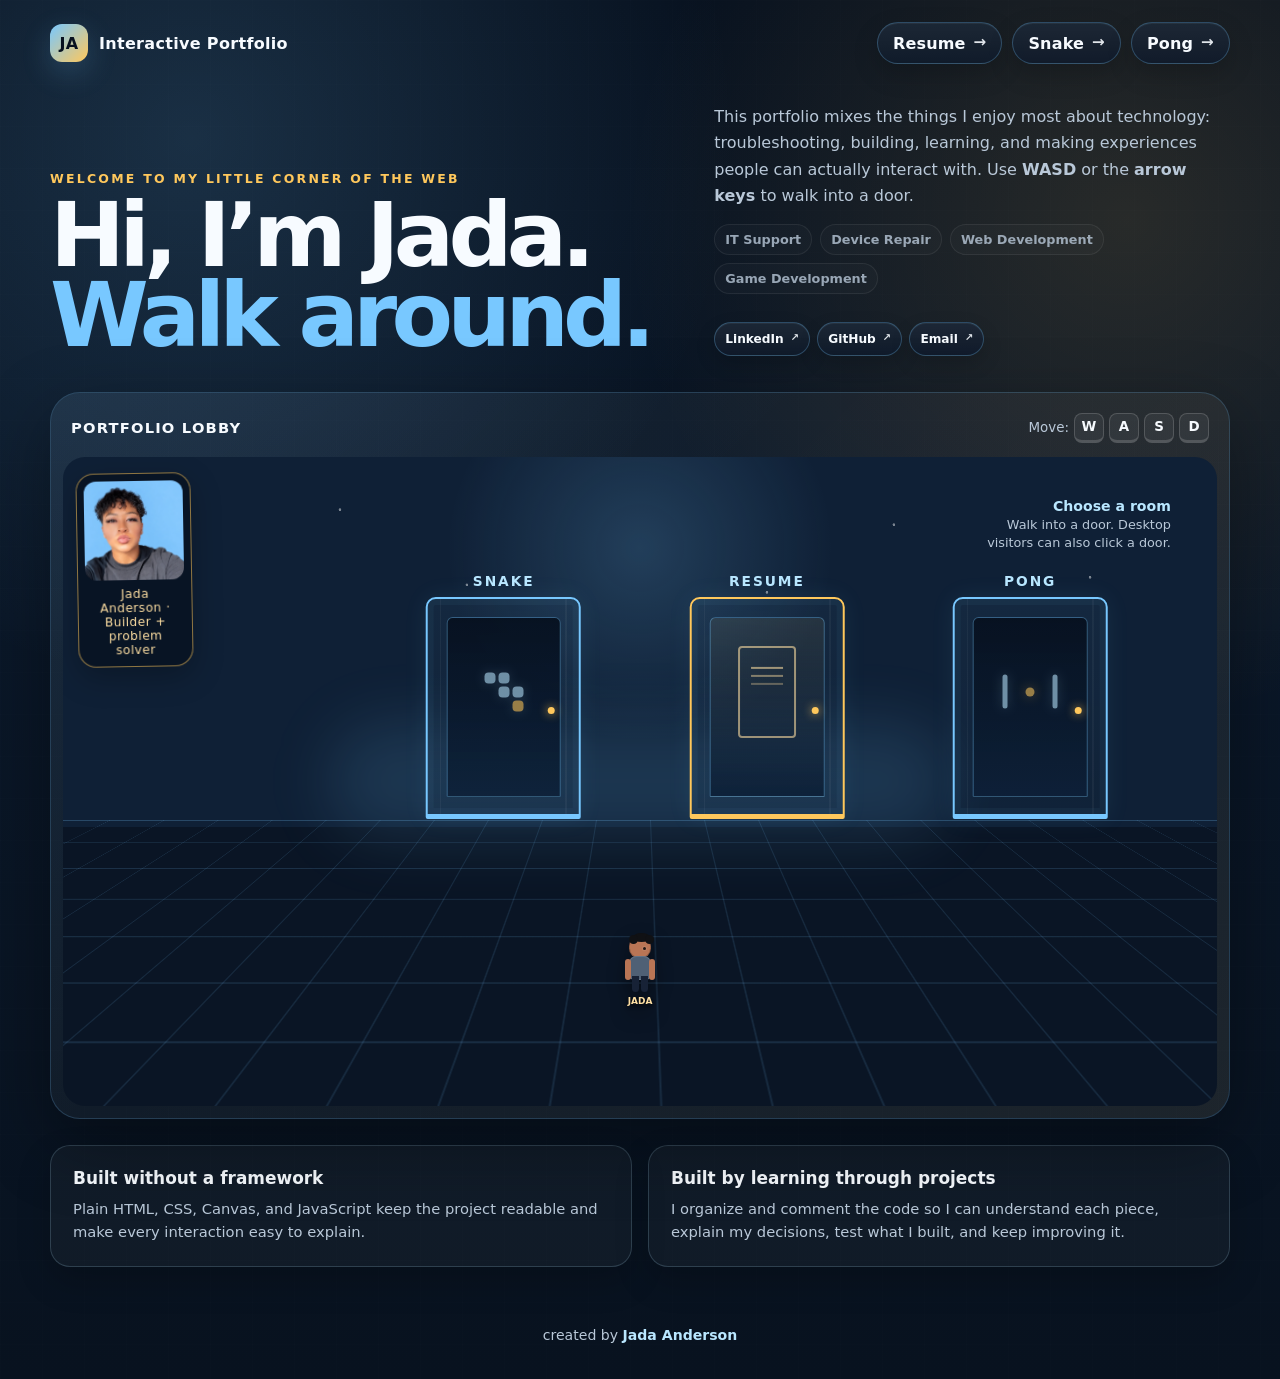
<file: index.html>
<!doctype html>
<html lang="en">
<head>
  <meta charset="utf-8" />
  <meta name="viewport" content="width=device-width, initial-scale=1" />
  <meta name="description" content="Jada Anderson's interactive portfolio featuring IT support, device repair, web development, a playable lobby, Snake, Pong, and a web resume." />
  <meta name="theme-color" content="#07111f" />
  <link rel="icon" href="assets/favicon.svg" type="image/svg+xml" />
  <link rel="icon" href="assets/favicon-32.png" sizes="32x32" type="image/png" />
  <link rel="apple-touch-icon" href="assets/apple-touch-icon.png" />
  <link rel="canonical" href="https://jadaanderson.dev/" />
  <meta property="og:type" content="website" />
  <meta property="og:title" content="Jada Anderson | Interactive Portfolio" />
  <meta property="og:description" content="Jada Anderson's interactive portfolio featuring IT support, device repair, web development, a playable lobby, Snake, Pong, and a web resume." />
  <meta property="og:url" content="https://jadaanderson.dev/" />
  <meta property="og:image" content="https://jadaanderson.dev/assets/social-preview.png" />
  <meta property="og:image:width" content="1200" />
  <meta property="og:image:height" content="630" />
  <meta property="og:image:alt" content="Jada Anderson interactive portfolio preview" />
  <meta name="twitter:card" content="summary_large_image" />
  <meta name="twitter:title" content="Jada Anderson | Interactive Portfolio" />
  <meta name="twitter:description" content="Jada Anderson's interactive portfolio featuring IT support, device repair, web development, a playable lobby, Snake, Pong, and a web resume." />
  <meta name="twitter:image" content="https://jadaanderson.dev/assets/social-preview.png" />
  <title>Jada Anderson | Interactive Portfolio</title>
  <link rel="stylesheet" href="styles.css" />
  <script src="js/site.js" defer></script>
</head>
<body>
  <!--
    HOME / LOBBY PAGE
    =================
    Main landing page for the portfolio. I built the navigation as a small explorable
    room, with each door leading to a different section of the site.
  -->

  <header class="site-shell topbar">
    <a class="brand" href="index.html" aria-label="Go to Jada Anderson portfolio home">
      <span class="brand-mark">JA</span>
      <span>Interactive Portfolio</span>
    </a>

    <nav class="topbar-links" aria-label="Primary navigation">
      <a class="pill" href="resume.html">Resume</a>
      <a class="pill" href="snake.html">Snake</a>
      <a class="pill" href="pong.html">Pong</a>
    </nav>
  </header>

  <main class="site-shell">
    <section class="hero" aria-labelledby="hero-title">
      <div>
        <p class="eyebrow">Welcome to my little corner of the web</p>
        <h1 id="hero-title">Hi, I’m Jada.<br /><span>Walk around.</span></h1>
      </div>

      <div class="hero-side">
        <p>
          This portfolio mixes the things I enjoy most about technology: troubleshooting,
          building, learning, and making experiences people can actually interact with.
          Use <strong>WASD</strong> or the <strong>arrow keys</strong> to walk into a door.
        </p>
        <div class="quick-tags" aria-label="Portfolio focus areas">
          <span class="quick-tag">IT Support</span>
          <span class="quick-tag">Device Repair</span>
          <span class="quick-tag">Web Development</span>
          <span class="quick-tag">Game Development</span>
        </div>

        <!--
          QUICK PROFESSIONAL LINKS
          I keep these links compact so they stay easy to find without competing with
          the interactive lobby. LinkedIn and GitHub open in a new tab, while Email uses
          mailto to open a new message to me.
        -->
        <div class="contact-links home-contact-links" aria-label="Contact and professional profiles">
          <a href="https://www.linkedin.com/in/jada-anderson-j5972" target="_blank" rel="noopener">LinkedIn</a>
          <a href="https://github.com/onimeko" target="_blank" rel="noopener">GitHub</a>
          <a href="mailto:jadalynn.meadors@gmail.com">Email</a>
        </div>
      </div>
    </section>

    <section class="lobby-card" aria-label="Interactive portfolio lobby">
      <div class="lobby-toolbar">
        <strong>Portfolio Lobby</strong>
        <p class="mobile-lobby-help">Move the character into a door with the controls.</p>
        <div class="key-hint" aria-hidden="true">
          Move:
          <span class="keycap">W</span>
          <span class="keycap">A</span>
          <span class="keycap">S</span>
          <span class="keycap">D</span>
        </div>
      </div>

      <!--
        LOBBY STAGE
        I use #lobbyStage as the movement coordinate system. js/lobby.js reads its
        current size so movement and collision positions stay responsive.
      -->
      <div class="lobby-stage" id="lobbyStage" tabindex="0" aria-label="Interactive room. Use WASD or arrow keys to move the character into a door.">
        <div class="floor-grid" aria-hidden="true"></div>
        <div class="horizon-glow" aria-hidden="true"></div>

        <!-- My edited portrait used as the wall profile card. -->
        <figure class="wall-profile">
          <img src="assets/jada-profile.webp" alt="Portrait of Jada Anderson" />
          <figcaption>Jada Anderson · Builder + problem solver</figcaption>
        </figure>

        <div class="stage-sign">
          <strong>Choose a room</strong>
          Walk into a door. Desktop visitors can also click a door.
        </div>

        <!--
          DOOR ROUTING
          Each door stores its destination in data-page. lobby.js reads that value when
          the character reaches the door. A new room can reuse the same .portal-wrap structure.
        -->
        <div class="doors" aria-label="Portfolio destinations">
          <div class="portal-wrap">
            <span class="portal-label">Snake</span>
            <button class="portal snake-door" type="button" data-page="snake.html" aria-label="Enter the Snake game">
              <span class="door-art snake-art" aria-hidden="true">
                <i></i><i></i><i></i><i></i><i></i>
              </span>
            </button>
            <span class="portal-preview">JavaScript · Canvas · Collision Detection</span>
          </div>

          <div class="portal-wrap">
            <span class="portal-label">Resume</span>
            <button class="portal resume-door" type="button" data-page="resume.html" aria-label="Enter the resume room">
              <span class="door-art resume-art" aria-hidden="true">
                <i></i><i></i><i></i>
              </span>
            </button>
            <span class="portal-preview">Experience · Skills · Projects</span>
          </div>

          <div class="portal-wrap">
            <span class="portal-label">Pong</span>
            <button class="portal pong-door" type="button" data-page="pong.html" aria-label="Enter the Pong game">
              <span class="door-art pong-art" aria-hidden="true">
                <i class="paddle one"></i><i class="ball"></i><i class="paddle two"></i>
              </span>
            </button>
            <span class="portal-preview">JavaScript · Canvas</span>
          </div>
        </div>

        <!--
          PLAYER CHARACTER
          I built the character from CSS shapes instead of a separate sprite. Each small
          element represents a body part and is styled in styles.css.
        -->
        <div class="player" id="player" aria-hidden="true">
          <div class="player-head"><div class="player-hair"></div></div>
          <div class="player-body"></div>
          <div class="player-arm left"></div>
          <div class="player-arm right"></div>
          <div class="player-leg left"></div>
          <div class="player-leg right"></div>
          <span class="player-name">JADA</span>
        </div>

        <div class="interaction-toast" id="interactionToast" role="status" aria-live="polite">
          Entering room…
        </div>

        <!-- Touch movement controls for phones and tablets. -->
        <div class="mobile-dpad" aria-label="Touch movement controls">
          <button class="dpad-btn dpad-up" data-key="up" aria-label="Move up"></button>
          <button class="dpad-btn dpad-left" data-key="left" aria-label="Move left"></button>
          <button class="dpad-btn dpad-down" data-key="down" aria-label="Move down"></button>
          <button class="dpad-btn dpad-right" data-key="right" aria-label="Move right"></button>
        </div>
      </div>
    </section>

    <section class="portfolio-strip" aria-label="About this portfolio">
      <article class="info-card">
        <h3>Built without a framework</h3>
        <p>Plain HTML, CSS, Canvas, and JavaScript keep the project readable and make every interaction easy to explain.</p>
      </article>
      <article class="info-card">
        <h3>Built by learning through projects</h3>
        <p>I organize and comment the code so I can understand each piece, explain my decisions, test what I built, and keep improving it.</p>
      </article>
    </section>
  </main>

  <footer class="site-shell site-footer">
    created by <strong>Jada Anderson</strong>
  </footer>

  <!-- Lobby movement and collision logic lives in js/lobby.js. -->
  <script src="js/lobby.js"></script>
</body>
</html>
</file>
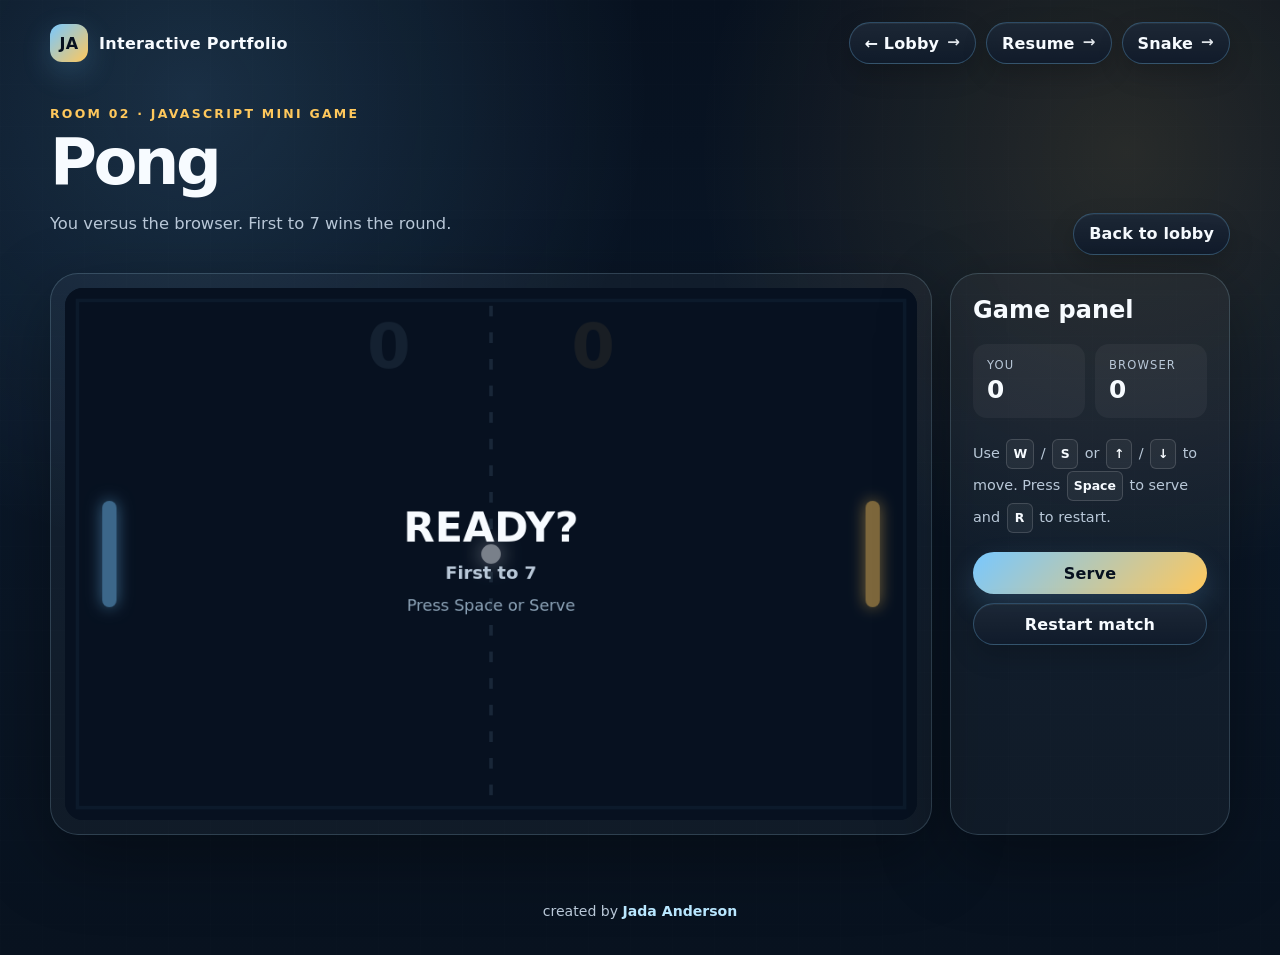
<file: pong.html>
<!doctype html>
<html lang="en">
<head>
  <meta charset="utf-8" />
  <meta name="viewport" content="width=device-width, initial-scale=1" />
  <meta name="description" content="Playable browser Pong game against a browser controlled opponent, built with vanilla JavaScript and Canvas by Jada Anderson." />
  <meta name="theme-color" content="#07111f" />
  <link rel="icon" href="assets/favicon.svg" type="image/svg+xml" />
  <link rel="icon" href="assets/favicon-32.png" sizes="32x32" type="image/png" />
  <link rel="apple-touch-icon" href="assets/apple-touch-icon.png" />
  <link rel="canonical" href="https://jadaanderson.dev/pong.html" />
  <meta property="og:type" content="website" />
  <meta property="og:title" content="Pong | Jada Anderson" />
  <meta property="og:description" content="Playable browser Pong game against a browser controlled opponent, built with vanilla JavaScript and Canvas by Jada Anderson." />
  <meta property="og:url" content="https://jadaanderson.dev/pong.html" />
  <meta property="og:image" content="https://jadaanderson.dev/assets/social-preview.png" />
  <meta property="og:image:width" content="1200" />
  <meta property="og:image:height" content="630" />
  <meta property="og:image:alt" content="Jada Anderson interactive portfolio preview" />
  <meta name="twitter:card" content="summary_large_image" />
  <meta name="twitter:title" content="Pong | Jada Anderson" />
  <meta name="twitter:description" content="Playable browser Pong game against a browser controlled opponent, built with vanilla JavaScript and Canvas by Jada Anderson." />
  <meta name="twitter:image" content="https://jadaanderson.dev/assets/social-preview.png" />
  <title>Pong | Jada Anderson</title>
  <link rel="stylesheet" href="styles.css" />
  <script src="js/site.js" defer></script>
</head>
<body class="game-page">
  <!--
    PONG GAME PAGE
    ==============
    js/pong.js handles paddle movement, browser opponent movement, collisions, scoring,
    serve state, and canvas rendering.
  -->

  <header class="site-shell topbar">
    <a class="brand" href="index.html"><span class="brand-mark">JA</span><span>Interactive Portfolio</span></a>
    <nav class="topbar-links"><a class="pill" href="index.html">← Lobby</a><a class="pill" href="resume.html">Resume</a><a class="pill" href="snake.html">Snake</a></nav>
  </header>

  <main class="site-shell">
    <section class="game-hero">
      <div>
        <p class="eyebrow">Room 02 · JavaScript mini game</p>
        <h1 class="page-title">Pong</h1>
        <p class="page-copy">You versus the browser. First to 7 wins the round.</p>
      </div>
      <a class="button" href="index.html">Back to lobby</a>
    </section>

    <section class="game-shell">
      <div class="canvas-card">
        <canvas id="pongCanvas" width="960" height="600" aria-label="Pong game canvas"></canvas>
      </div>

      <aside class="game-panel">
        <h2>Game panel</h2>
        <div class="stat-grid">
          <div class="stat"><span>You</span><strong id="playerScore">0</strong></div>
          <div class="stat"><span>Browser</span><strong id="aiScore">0</strong></div>
        </div>

        <p class="game-help">
          Use <kbd>W</kbd> / <kbd>S</kbd> or <kbd>↑</kbd> / <kbd>↓</kbd> to move.
          Press <kbd>Space</kbd> to serve and <kbd>R</kbd> to restart.
        </p>

        <div class="game-buttons">
          <button class="button primary" id="pongServe" type="button">Serve</button>
          <button class="button" id="pongRestart" type="button">Restart match</button>
        </div>

        <div class="game-touch-controls pong-touch-controls" aria-label="Pong touch controls">
          <button class="button" data-pong-dir="up" aria-label="Move paddle up"></button>
          <button class="button" data-pong-dir="down" aria-label="Move paddle down"></button>
        </div>
      </aside>
    </section>
  </main>

  <footer class="site-shell site-footer">created by <strong>Jada Anderson</strong></footer>
  <script src="js/pong.js"></script>
</body>
</html>
</file>
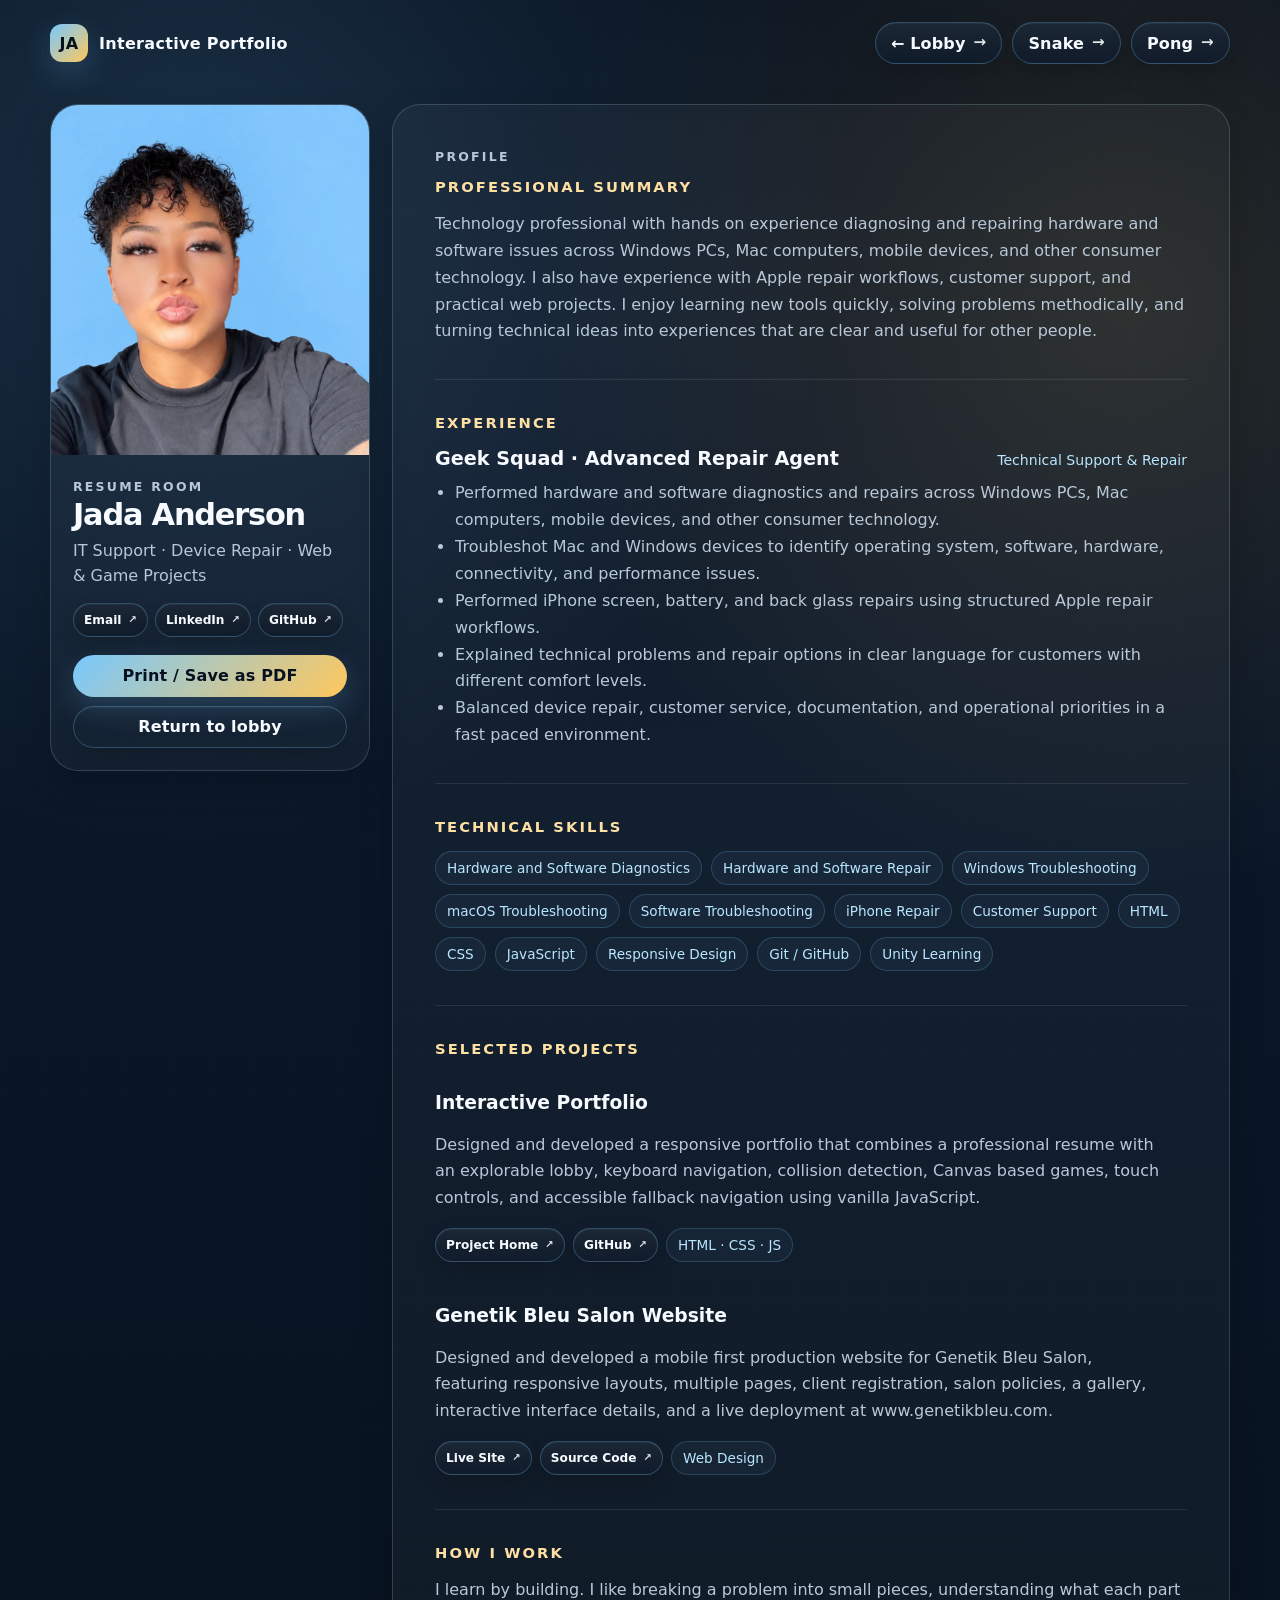
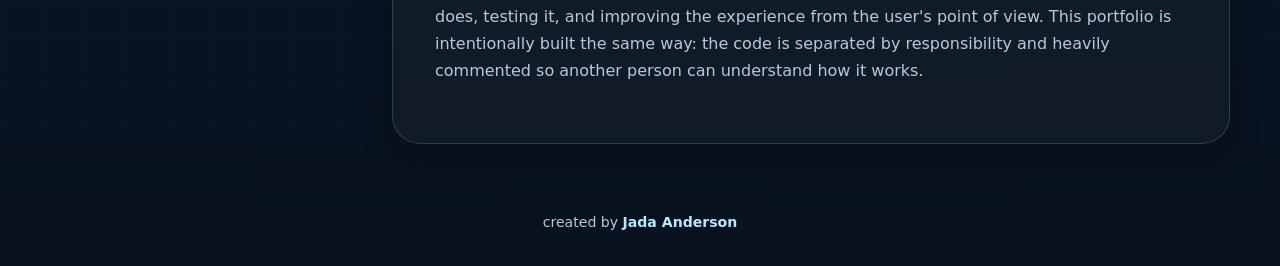
<file: resume.html>
<!doctype html>
<html lang="en">
<head>
  <meta charset="utf-8" />
  <meta name="viewport" content="width=device-width, initial-scale=1" />
  <meta name="description" content="Resume and project overview for Jada Anderson, including hardware and software repair, technical support, web development, and game projects." />
  <meta name="theme-color" content="#07111f" />
  <link rel="icon" href="assets/favicon.svg" type="image/svg+xml" />
  <link rel="icon" href="assets/favicon-32.png" sizes="32x32" type="image/png" />
  <link rel="apple-touch-icon" href="assets/apple-touch-icon.png" />
  <link rel="canonical" href="https://jadaanderson.dev/resume.html" />
  <meta property="og:type" content="website" />
  <meta property="og:title" content="Resume | Jada Anderson" />
  <meta property="og:description" content="Resume and project overview for Jada Anderson, including hardware and software repair, technical support, web development, and game projects." />
  <meta property="og:url" content="https://jadaanderson.dev/resume.html" />
  <meta property="og:image" content="https://jadaanderson.dev/assets/social-preview.png" />
  <meta property="og:image:width" content="1200" />
  <meta property="og:image:height" content="630" />
  <meta property="og:image:alt" content="Jada Anderson interactive portfolio preview" />
  <meta name="twitter:card" content="summary_large_image" />
  <meta name="twitter:title" content="Resume | Jada Anderson" />
  <meta name="twitter:description" content="Resume and project overview for Jada Anderson, including hardware and software repair, technical support, web development, and game projects." />
  <meta name="twitter:image" content="https://jadaanderson.dev/assets/social-preview.png" />
  <title>Resume | Jada Anderson</title>
  <link rel="stylesheet" href="styles.css" />
  <script src="js/site.js" defer></script>
</head>
<body>
  <!--
    RESUME PAGE
    ===========
    I built this as a web resume so it fits the same interactive portfolio experience.
    The print button uses the browser print dialog, and the print CSS switches the layout
    to a clean white version for PDF or paper.

    MAINTENANCE NOTES
    I can update job dates, contact links, and experience bullets here as my resume changes.
  -->

  <header class="site-shell topbar">
    <a class="brand" href="index.html">
      <span class="brand-mark">JA</span>
      <span>Interactive Portfolio</span>
    </a>
    <nav class="topbar-links" aria-label="Resume navigation">
      <a class="pill" href="index.html">← Lobby</a>
      <a class="pill" href="snake.html">Snake</a>
      <a class="pill" href="pong.html">Pong</a>
    </nav>
  </header>

  <main class="site-shell resume-layout">
    <aside class="resume-sidebar">
      <img class="resume-photo" src="assets/jada-profile.webp" alt="Portrait of Jada Anderson" />
      <div class="resume-side-copy">
        <p class="eyebrow">Resume room</p>
        <h1>Jada Anderson</h1>
        <p>IT Support · Device Repair · Web & Game Projects</p>

        <div class="contact-links" aria-label="Professional links">
          <a href="mailto:jadalynn.meadors@gmail.com">Email</a>
          <a href="https://www.linkedin.com/in/jada-anderson-j5972" target="_blank" rel="noopener">LinkedIn</a>
          <a href="https://github.com/onimeko" target="_blank" rel="noopener">GitHub</a>
        </div>

        <div class="resume-actions">
          <button class="button primary" type="button" onclick="window.print()">Print / Save as PDF</button>
          <a class="button ghost" href="index.html">Return to lobby</a>
        </div>
      </div>
    </aside>

    <article class="resume-main">
      <section class="resume-section">
        <p class="eyebrow">Profile</p>
        <h2>Professional Summary</h2>
        <p>
          Technology professional with hands on experience diagnosing and repairing hardware and
          software issues across Windows PCs, Mac computers, mobile devices, and other consumer
          technology. I also have experience with Apple repair workflows, customer support, and
          practical web projects. I enjoy learning new tools quickly, solving problems methodically,
          and turning technical ideas into experiences that are clear and useful for other people.
        </p>
      </section>

      <section class="resume-section">
        <h2>Experience</h2>
        <div class="role">
          <h3>Geek Squad · Advanced Repair Agent</h3>
          <span>Technical Support & Repair</span>
        </div>
        <ul>
          <li>Performed hardware and software diagnostics and repairs across Windows PCs, Mac computers, mobile devices, and other consumer technology.</li>
          <li>Troubleshot Mac and Windows devices to identify operating system, software, hardware, connectivity, and performance issues.</li>
          <li>Performed iPhone screen, battery, and back glass repairs using structured Apple repair workflows.</li>
          <li>Explained technical problems and repair options in clear language for customers with different comfort levels.</li>
          <li>Balanced device repair, customer service, documentation, and operational priorities in a fast paced environment.</li>
        </ul>
      </section>

      <section class="resume-section">
        <h2>Technical Skills</h2>
        <div class="skill-grid" aria-label="Technical skills">
          <span class="skill">Hardware and Software Diagnostics</span>
          <span class="skill">Hardware and Software Repair</span>
          <span class="skill">Windows Troubleshooting</span>
          <span class="skill">macOS Troubleshooting</span>
          <span class="skill">Software Troubleshooting</span>
          <span class="skill">iPhone Repair</span>
          <span class="skill">Customer Support</span>
          <span class="skill">HTML</span>
          <span class="skill">CSS</span>
          <span class="skill">JavaScript</span>
          <span class="skill">Responsive Design</span>
          <span class="skill">Git / GitHub</span>
          <span class="skill">Unity Learning</span>
        </div>
      </section>

      <section class="resume-section">
        <h2>Selected Projects</h2>

        <div class="project-row">
          <div>
            <h3>Interactive Portfolio</h3>
            <p>
              Designed and developed a responsive portfolio that combines a professional resume
              with an explorable lobby, keyboard navigation, collision detection, Canvas based
              games, touch controls, and accessible fallback navigation using vanilla JavaScript.
            </p>
            <div class="project-actions">
              <a class="project-button" href="index.html">Project Home</a>
              <a class="project-button" href="https://github.com/onimeko" target="_blank" rel="noopener">GitHub</a>
              <span class="skill project-tech">HTML · CSS · JS</span>
              <!-- Portfolio source link can point directly to this repository once the final repository URL is set. -->
            </div>
          </div>
        </div>

        <div class="project-row" style="margin-top: 24px;">
          <div>
            <h3>Genetik Bleu Salon Website</h3>
            <p>
              Designed and developed a mobile first production website for Genetik Bleu Salon,
              featuring responsive layouts, multiple pages, client registration, salon policies,
              a gallery, interactive interface details, and a live deployment at www.genetikbleu.com.
            </p>
            <div class="project-actions">
              <a class="project-button" href="https://www.genetikbleu.com" target="_blank" rel="noopener">Live Site</a>
              <a class="project-button" href="https://github.com/onimeko/Genetik-Bleu" target="_blank" rel="noopener">Source Code</a>
              <span class="skill project-tech">Web Design</span>
            </div>
          </div>
        </div>
      </section>

      <section class="resume-section">
        <h2>How I Work</h2>
        <p>
          I learn by building. I like breaking a problem into small pieces, understanding what each
          part does, testing it, and improving the experience from the user's point of view. This
          portfolio is intentionally built the same way: the code is separated by responsibility and
          heavily commented so another person can understand how it works.
        </p>
      </section>
    </article>
  </main>

  <footer class="site-shell site-footer">created by <strong>Jada Anderson</strong></footer>
</body>
</html>
</file>
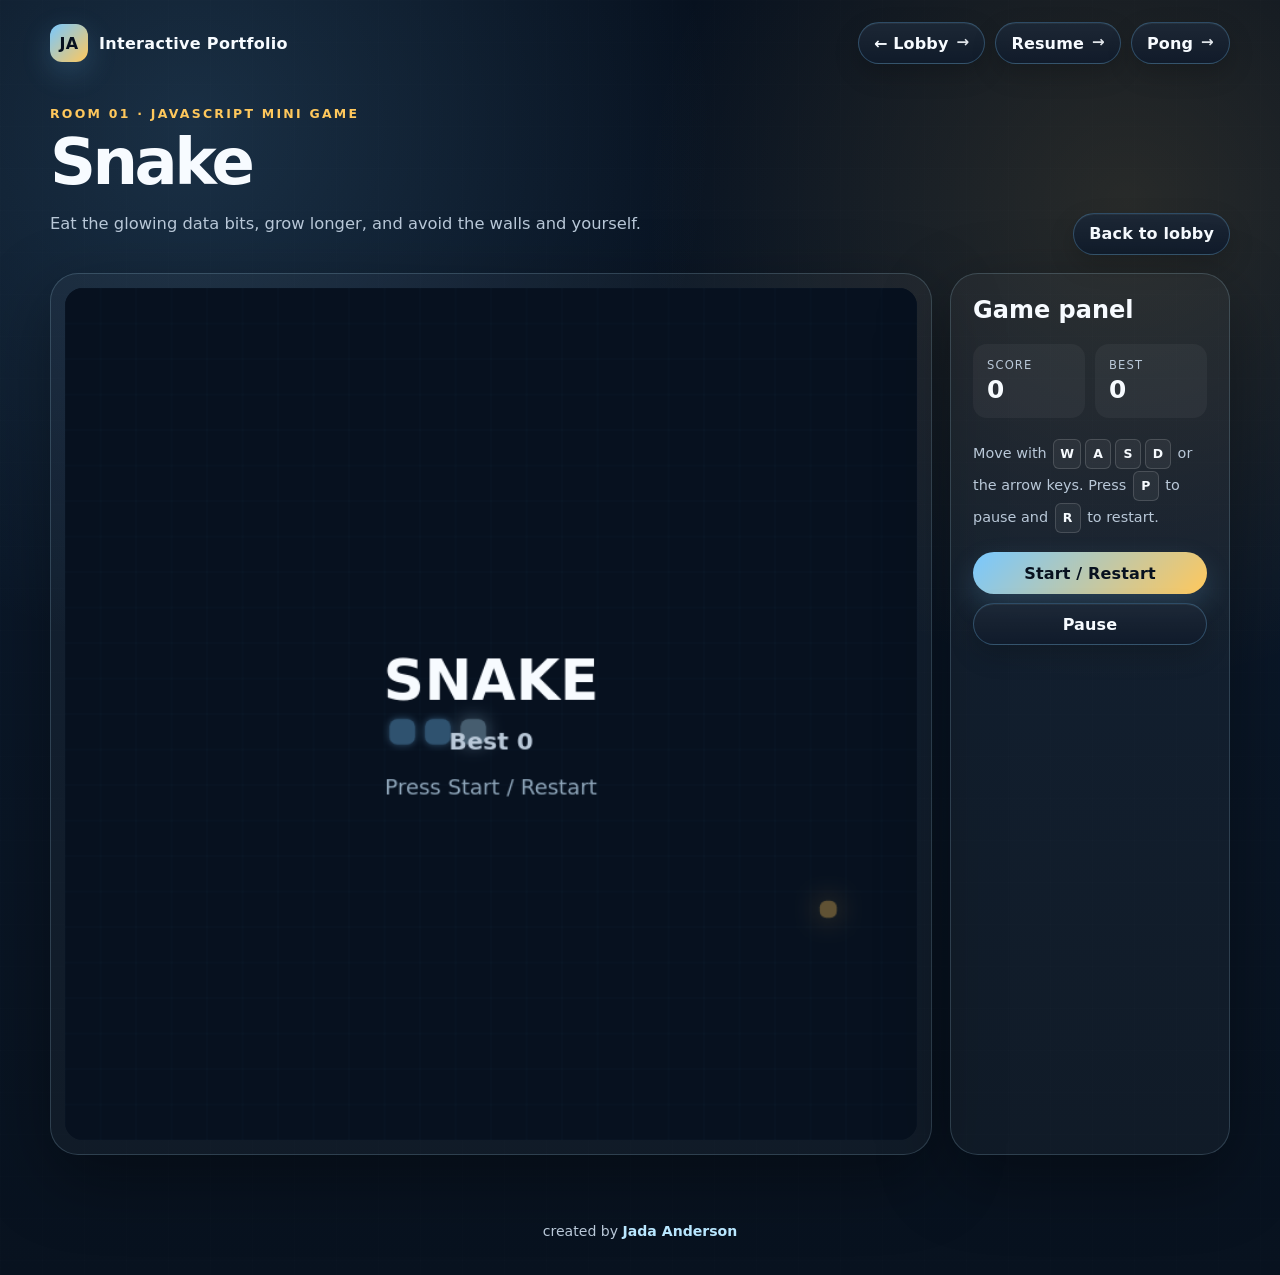
<file: snake.html>
<!doctype html>
<html lang="en">
<head>
  <meta charset="utf-8" />
  <meta name="viewport" content="width=device-width, initial-scale=1" />
  <meta name="description" content="Playable browser Snake game built with vanilla JavaScript and Canvas by Jada Anderson." />
  <meta name="theme-color" content="#07111f" />
  <link rel="icon" href="assets/favicon.svg" type="image/svg+xml" />
  <link rel="icon" href="assets/favicon-32.png" sizes="32x32" type="image/png" />
  <link rel="apple-touch-icon" href="assets/apple-touch-icon.png" />
  <link rel="canonical" href="https://jadaanderson.dev/snake.html" />
  <meta property="og:type" content="website" />
  <meta property="og:title" content="Snake | Jada Anderson" />
  <meta property="og:description" content="Playable browser Snake game built with vanilla JavaScript and Canvas by Jada Anderson." />
  <meta property="og:url" content="https://jadaanderson.dev/snake.html" />
  <meta property="og:image" content="https://jadaanderson.dev/assets/social-preview.png" />
  <meta property="og:image:width" content="1200" />
  <meta property="og:image:height" content="630" />
  <meta property="og:image:alt" content="Jada Anderson interactive portfolio preview" />
  <meta name="twitter:card" content="summary_large_image" />
  <meta name="twitter:title" content="Snake | Jada Anderson" />
  <meta name="twitter:description" content="Playable browser Snake game built with vanilla JavaScript and Canvas by Jada Anderson." />
  <meta name="twitter:image" content="https://jadaanderson.dev/assets/social-preview.png" />
  <title>Snake | Jada Anderson</title>
  <link rel="stylesheet" href="styles.css" />
  <script src="js/site.js" defer></script>
</head>
<body class="game-page">
  <!--
    SNAKE GAME PAGE
    ===============
    js/snake.js draws the game into this canvas and handles movement, collisions, food,
    scoring, pause state, and restart state.
  -->

  <header class="site-shell topbar">
    <a class="brand" href="index.html"><span class="brand-mark">JA</span><span>Interactive Portfolio</span></a>
    <nav class="topbar-links"><a class="pill" href="index.html">← Lobby</a><a class="pill" href="resume.html">Resume</a><a class="pill" href="pong.html">Pong</a></nav>
  </header>

  <main class="site-shell">
    <section class="game-hero">
      <div>
        <p class="eyebrow">Room 01 · JavaScript mini game</p>
        <h1 class="page-title">Snake</h1>
        <p class="page-copy">Eat the glowing data bits, grow longer, and avoid the walls and yourself.</p>
      </div>
      <a class="button" href="index.html">Back to lobby</a>
    </section>

    <section class="game-shell">
      <div class="canvas-card">
        <!-- Canvas width and height define the drawing resolution; CSS handles responsive sizing. -->
        <canvas id="snakeCanvas" width="720" height="720" aria-label="Snake game canvas"></canvas>
      </div>

      <aside class="game-panel">
        <h2>Game panel</h2>
        <div class="stat-grid">
          <div class="stat"><span>Score</span><strong id="snakeScore">0</strong></div>
          <div class="stat"><span>Best</span><strong id="snakeBest">0</strong></div>
        </div>

        <p class="game-help">
          Move with <kbd>W</kbd><kbd>A</kbd><kbd>S</kbd><kbd>D</kbd> or the arrow keys.
          Press <kbd>P</kbd> to pause and <kbd>R</kbd> to restart.
        </p>

        <div class="game-buttons">
          <button class="button primary" id="snakeStart" type="button">Start / Restart</button>
          <button class="button" id="snakePause" type="button">Pause</button>
        </div>

        <!-- Touch controls appear on smaller screens. -->
        <div class="game-touch-controls snake-touch-controls" aria-label="Snake touch controls">
          <span></span><button class="button" data-snake-dir="up" aria-label="Move snake up"></button><span></span>
          <button class="button" data-snake-dir="left" aria-label="Move snake left"></button><button class="button" data-snake-dir="down" aria-label="Move snake down"></button><button class="button" data-snake-dir="right" aria-label="Move snake right"></button>
        </div>
      </aside>
    </section>
  </main>

  <footer class="site-shell site-footer">created by <strong>Jada Anderson</strong></footer>
  <script src="js/snake.js"></script>
</body>
</html>
</file>
<file: styles.css>
/*
  INTERACTIVE PORTFOLIO STYLES
  -------------------------------------
  Shared stylesheet for the lobby, resume, Snake, and Pong pages.

  STYLE NOTES
  I keep site-wide colors in :root and the shared typography near the top of this file.
  Major sections are grouped under labeled headers so I can find related rules quickly.
*/

:root {
  --ink: #07111f;
  --ink-2: #0d1b30;
  --panel: rgba(12, 28, 49, 0.82);
  --panel-solid: #0d2038;
  --sky: #78c8ff;
  --sky-2: #b9e7ff;
  --gold: #ffc85c;
  --gold-2: #ffe0a3;
  --mint: #8bf0d4;
  --white: #f7fbff;
  --muted: #b9c8d8;
  --danger: #ff7f8b;
  --shadow: 0 24px 70px rgba(0, 0, 0, 0.35);
  --soft-shadow: 0 14px 34px rgba(0, 0, 0, 0.2);
  --radius-xl: 28px;
  --radius-lg: 20px;
  --radius-md: 14px;
  --border: 1px solid rgba(185, 231, 255, 0.18);
}

* {
  box-sizing: border-box;
}

html {
  scroll-behavior: smooth;
  background: var(--ink);
}

body {
  margin: 0;
  min-height: 100vh;
  color: var(--white);
  font-family: Inter, ui-sans-serif, system-ui, -apple-system, BlinkMacSystemFont, "Segoe UI", sans-serif;
  background:
    radial-gradient(circle at 15% 10%, rgba(120, 200, 255, 0.16), transparent 33%),
    radial-gradient(circle at 88% 16%, rgba(255, 200, 92, 0.13), transparent 31%),
    linear-gradient(180deg, #07111f 0%, #0a1728 45%, #08121f 100%);
}

body::before {
  content: "";
  position: fixed;
  inset: 0;
  z-index: -1;
  pointer-events: none;
  opacity: 0.3;
  background-image:
    linear-gradient(rgba(255,255,255,.022) 1px, transparent 1px),
    linear-gradient(90deg, rgba(255,255,255,.022) 1px, transparent 1px);
  background-size: 42px 42px;
}

a {
  color: inherit;
}

button,
a {
  -webkit-tap-highlight-color: transparent;
}

button {
  font: inherit;
}

img {
  max-width: 100%;
  display: block;
}

/* ------------------------------
   SHARED NAVIGATION + BUTTONS
------------------------------ */
.site-shell {
  width: min(1180px, calc(100% - 32px));
  margin-inline: auto;
}

.topbar {
  display: flex;
  align-items: center;
  justify-content: space-between;
  gap: 20px;
  padding: 22px 0 12px;
}

.brand {
  display: inline-flex;
  align-items: center;
  gap: 11px;
  color: var(--white);
  text-decoration: none;
  font-weight: 800;
  letter-spacing: .02em;
}

.brand-mark {
  width: 38px;
  height: 38px;
  display: grid;
  place-items: center;
  border-radius: 12px;
  color: var(--ink);
  background: linear-gradient(135deg, var(--sky), var(--gold));
  box-shadow: 0 10px 30px rgba(120, 200, 255, .2);
}

.topbar-links {
  display: flex;
  flex-wrap: wrap;
  justify-content: flex-end;
  gap: 10px;
}

.pill,
.button {
  display: inline-flex;
  align-items: center;
  justify-content: center;
  gap: 8px;
  min-height: 42px;
  padding: 10px 15px;
  border: 1px solid rgba(120,200,255,.28);
  border-radius: 999px;
  color: var(--white);
  background:
    linear-gradient(180deg, rgba(255,255,255,.08), rgba(255,255,255,.03)),
    rgba(8, 20, 36, .92);
  text-decoration: none;
  font-weight: 800;
  letter-spacing: .01em;
  cursor: pointer;
  box-shadow: 0 10px 26px rgba(0,0,0,.18), inset 0 1px 0 rgba(255,255,255,.05);
  transition: transform .18s ease, background .18s ease, border-color .18s ease, box-shadow .18s ease;
}

.pill::after {
  content: "→";
  font-size: .95em;
  line-height: 1;
  opacity: .9;
  transform: translateX(0);
  transition: transform .18s ease, opacity .18s ease;
}

.pill:hover,
.button:hover {
  transform: translateY(-2px);
  background:
    linear-gradient(180deg, rgba(120,200,255,.14), rgba(255,255,255,.04)),
    rgba(8, 20, 36, .96);
  border-color: rgba(255, 200, 92, .48);
  box-shadow: 0 14px 30px rgba(0,0,0,.24), 0 0 0 1px rgba(255,200,92,.08);
}

.pill:hover::after,
.pill:focus-visible::after {
  transform: translateX(2px);
  opacity: 1;
}

.button.primary {
  border: 0;
  color: var(--ink);
  font-weight: 800;
  background: linear-gradient(135deg, var(--sky), var(--gold));
  box-shadow: 0 12px 28px rgba(120, 200, 255, .18);
}

.button.ghost {
  background: transparent;
}

.eyebrow {
  margin: 0 0 10px;
  color: var(--gold);
  font-size: .78rem;
  font-weight: 900;
  text-transform: uppercase;
  letter-spacing: .18em;
}

.muted {
  color: var(--muted);
}

.page-title {
  margin: 0;
  font-size: clamp(2.1rem, 5vw, 4.4rem);
  line-height: .98;
  letter-spacing: -.055em;
}

.page-copy {
  max-width: 690px;
  color: var(--muted);
  line-height: 1.75;
  font-size: 1.02rem;
}

/* ------------------------------
   HOME / INTERACTIVE LOBBY
------------------------------ */
.hero {
  padding: 28px 0 24px;
  display: grid;
  grid-template-columns: 1.1fr .9fr;
  gap: 34px;
  align-items: end;
}

.hero h1 {
  margin: 0;
  max-width: 820px;
  font-size: clamp(2.7rem, 7vw, 6.5rem);
  line-height: .89;
  letter-spacing: -.065em;
}

.hero h1 span {
  color: var(--sky);
}

.hero-side {
  align-self: stretch;
  display: flex;
  flex-direction: column;
  justify-content: flex-end;
  gap: 14px;
}

.hero-side p {
  margin: 0;
  color: var(--muted);
  line-height: 1.65;
}

.quick-tags {
  display: flex;
  flex-wrap: wrap;
  gap: 8px;
}

.quick-tag {
  padding: 7px 10px;
  border-radius: 999px;
  border: 1px solid rgba(255,255,255,.08);
  color: rgba(185, 200, 216, .92);
  background: rgba(255,255,255,.025);
  font-size: .8rem;
  font-weight: 600;
  opacity: .88;
}

/*
  Homepage professional links match the resume link style, with tighter spacing to keep
  the hero compact.
*/
.home-contact-links {
  margin-top: 0;
}

.home-contact-links a {
  min-height: 36px;
  padding-inline: 12px;
}

.lobby-card {
  position: relative;
  margin: 12px 0 26px;
  padding: 12px;
  border-radius: 30px;
  border: 1px solid rgba(120, 200, 255, .2);
  background: rgba(255,255,255,.035);
  box-shadow: var(--shadow);
  overflow: hidden;
}

.lobby-card::before {
  content: "";
  position: absolute;
  inset: 0;
  pointer-events: none;
  background: linear-gradient(135deg, rgba(120,200,255,.07), transparent 40%, rgba(255,200,92,.05));
}

.lobby-toolbar {
  position: relative;
  z-index: 2;
  display: flex;
  align-items: center;
  justify-content: space-between;
  gap: 16px;
  padding: 8px 8px 14px;
}

.lobby-toolbar strong {
  font-size: .92rem;
  letter-spacing: .08em;
  text-transform: uppercase;
}

.key-hint {
  display: flex;
  gap: 5px;
  align-items: center;
  color: var(--muted);
  font-size: .84rem;
}

.keycap {
  min-width: 30px;
  height: 30px;
  display: grid;
  place-items: center;
  border-radius: 8px;
  border: 1px solid rgba(255,255,255,.16);
  border-bottom-width: 3px;
  color: var(--white);
  background: rgba(255,255,255,.055);
  font-weight: 900;
}

/*
  The lobby stage is the movement area. JavaScript positions the character inside this
  element and uses the same area for collision checks.
*/
.lobby-stage {
  position: relative;
  aspect-ratio: 16 / 9;
  min-height: 430px;
  overflow: hidden;
  border-radius: 22px;
  background:
    radial-gradient(circle at 50% 14%, rgba(120,200,255,.18), transparent 24%),
    linear-gradient(180deg, #0f2036 0 57%, #0a1525 57% 100%);
  isolation: isolate;
  touch-action: none;
}

/* Decorative stars are drawn with CSS. */
.lobby-stage::before {
  content: "";
  position: absolute;
  inset: 0 0 42% 0;
  opacity: .45;
  background-image:
    radial-gradient(circle at 9% 22%, #fff 0 1px, transparent 1.6px),
    radial-gradient(circle at 24% 14%, #fff 0 1px, transparent 1.6px),
    radial-gradient(circle at 72% 18%, #fff 0 1px, transparent 1.6px),
    radial-gradient(circle at 89% 32%, #fff 0 1px, transparent 1.6px),
    radial-gradient(circle at 61% 36%, #fff 0 1px, transparent 1.6px),
    radial-gradient(circle at 35% 34%, #fff 0 1px, transparent 1.6px);
  z-index: -3;
}

/* Perspective floor lines create depth in the lobby. */
.floor-grid {
  position: absolute;
  inset: 56% -10% -18%;
  z-index: -2;
  transform: perspective(430px) rotateX(58deg);
  transform-origin: top center;
  background-image:
    linear-gradient(rgba(120,200,255,.16) 1px, transparent 1px),
    linear-gradient(90deg, rgba(120,200,255,.13) 1px, transparent 1px);
  background-size: 54px 38px;
  border-top: 1px solid rgba(120,200,255,.3);
}

.horizon-glow {
  position: absolute;
  left: 50%;
  top: 50%;
  width: 54%;
  height: 18%;
  transform: translate(-50%, -50%);
  filter: blur(30px);
  border-radius: 999px;
  background: rgba(120,200,255,.13);
  z-index: -2;
}

/*
  My profile card stays on the left wall and remains smaller than the doors so the
  room navigation stays visually dominant.
*/
.wall-profile {
  position: absolute;
  left: 2.5%;
  top: 6%;
  width: clamp(100px, 12vw, 148px);
  padding: 7px;
  border-radius: 18px;
  border: 1px solid rgba(255,200,92,.55);
  background: rgba(7,17,31,.75);
  box-shadow: 0 10px 30px rgba(0,0,0,.25);
  transform: rotate(-1.5deg);
}

.wall-profile img {
  width: 100%;
  aspect-ratio: 1 / 1;
  object-fit: cover;
  object-position: 50% 33%;
  border-radius: 12px;
}

.wall-profile figcaption {
  padding: 7px 4px 2px;
  color: var(--gold-2);
  font-size: clamp(.62rem, 1vw, .76rem);
  text-align: center;
  letter-spacing: .04em;
}

.stage-sign {
  position: absolute;
  right: 4%;
  top: 6%;
  max-width: 190px;
  color: var(--muted);
  font-size: clamp(.68rem, 1vw, .82rem);
  line-height: 1.45;
  text-align: right;
}

.stage-sign strong {
  display: block;
  color: var(--sky-2);
  font-size: 1.1em;
}

.doors {
  position: absolute;
  left: 61%;
  top: 18%;
  width: min(64%, 760px);
  transform: translateX(-50%);
  display: grid;
  grid-template-columns: repeat(3, 1fr);
  gap: clamp(16px, 4vw, 54px);
  align-items: end;
}

.portal-wrap {
  display: flex;
  flex-direction: column;
  align-items: center;
  gap: 8px;
}

.portal-label {
  font-size: clamp(.66rem, 1.2vw, .86rem);
  font-weight: 900;
  letter-spacing: .14em;
  text-transform: uppercase;
  color: var(--sky-2);
}

.portal {
  position: relative;
  width: 100%;
  max-width: 155px;
  aspect-ratio: .7 / 1;
  border: 2px solid var(--sky);
  border-bottom-width: 5px;
  border-radius: 10px 10px 2px 2px;
  background:
    linear-gradient(90deg, transparent 8%, rgba(255,255,255,.045) 8% 9%, transparent 9% 91%, rgba(255,255,255,.045) 91% 92%, transparent 92%),
    linear-gradient(180deg, rgba(120,200,255,.05), rgba(120,200,255,.015));
  box-shadow:
    inset 0 0 0 6px rgba(120,200,255,.045),
    0 0 24px rgba(120,200,255,.08);
  transition: transform .18s ease, box-shadow .18s ease, border-color .18s ease;
  cursor: pointer;
}

.portal::before {
  content: "";
  position: absolute;
  inset: 8% 12%;
  border: 1px solid rgba(120,200,255,.38);
  border-radius: 6px 6px 1px 1px;
  background: linear-gradient(180deg, rgba(7,17,31,.92), rgba(13,32,56,.85));
}

.portal::after {
  content: "";
  position: absolute;
  right: 16%;
  top: 50%;
  width: 7px;
  height: 7px;
  border-radius: 50%;
  background: var(--gold);
  box-shadow: 0 0 10px rgba(255,200,92,.85);
}

.portal:hover,
.portal.is-near {
  transform: translateY(-5px) scale(1.025);
  border-color: var(--gold);
  box-shadow: 0 0 35px rgba(255,200,92,.18);
}

.portal.resume-door {
  border-color: var(--gold);
}

.portal.resume-door::before {
  background: linear-gradient(180deg, rgba(255,200,92,.08), rgba(13,32,56,.9));
}

/*
  CSS AVATAR / PLAYER
  I assembled the character from simple HTML elements and CSS shapes so the player stays
  lightweight and easy for me to adjust in one stylesheet.
*/
.player {
  position: absolute;
  left: 50%;
  top: 76%;
  width: 34px;
  height: 54px;
  z-index: 12;
  transform: translate(-50%, -50%);
  transition: filter .15s ease;
  will-change: left, top;
  filter: drop-shadow(0 8px 9px rgba(0,0,0,.38));
}

.player.walking .player-leg.left { animation: legSwing .26s infinite alternate; }
.player.walking .player-leg.right { animation: legSwing .26s infinite alternate-reverse; }
.player.walking .player-arm.left { animation: armSwing .26s infinite alternate-reverse; }
.player.walking .player-arm.right { animation: armSwing .26s infinite alternate; }

@keyframes legSwing {
  from { transform: rotate(-12deg); }
  to { transform: rotate(14deg); }
}

@keyframes armSwing {
  from { transform: rotate(-16deg); }
  to { transform: rotate(15deg); }
}

.player-head {
  position: absolute;
  left: 50%;
  top: 0;
  width: 22px;
  height: 22px;
  transform: translateX(-50%);
  border-radius: 46% 46% 44% 44%;
  background: #b97555;
  border: 1px solid rgba(0,0,0,.22);
}

.player-hair,
.player-hair::before,
.player-hair::after {
  position: absolute;
  border-radius: 50%;
  background: #101114;
}

.player-hair {
  left: 3px;
  top: -4px;
  width: 17px;
  height: 9px;
}

.player-hair::before,
.player-hair::after {
  content: "";
  width: 9px;
  height: 9px;
  top: 2px;
}

.player-hair::before { left: -4px; }
.player-hair::after { right: -4px; }

.player-body {
  position: absolute;
  left: 50%;
  top: 20px;
  width: 22px;
  height: 24px;
  transform: translateX(-50%);
  border-radius: 7px 7px 5px 5px;
  background: #4f6075;
  border: 1px solid rgba(255,255,255,.12);
}

.player-arm,
.player-leg {
  position: absolute;
  transform-origin: top center;
}

.player-arm {
  top: 23px;
  width: 6px;
  height: 21px;
  border-radius: 999px;
  background: #b97555;
}
.player-arm.left { left: 2px; }
.player-arm.right { right: 2px; }

.player-leg {
  top: 40px;
  width: 7px;
  height: 16px;
  border-radius: 0 0 4px 4px;
  background: #172236;
}
.player-leg.left { left: 9px; }
.player-leg.right { right: 9px; }

.player-name {
  position: absolute;
  left: 50%;
  top: 100%;
  transform: translate(-50%, 6px);
  white-space: nowrap;
  font-size: 9px;
  font-weight: 900;
  color: var(--gold-2);
  text-shadow: 0 2px 5px #000;
}

.interaction-toast {
  position: absolute;
  left: 50%;
  bottom: 4%;
  z-index: 20;
  transform: translateX(-50%) translateY(12px);
  padding: 9px 12px;
  border-radius: 999px;
  color: var(--ink);
  background: var(--gold);
  font-size: .78rem;
  font-weight: 900;
  opacity: 0;
  pointer-events: none;
  transition: opacity .18s ease, transform .18s ease;
}

.interaction-toast.show {
  opacity: 1;
  transform: translateX(-50%) translateY(0);
}

.mobile-dpad {
  position: absolute;
  right: 4%;
  bottom: 5%;
  z-index: 25;
  display: none;
  grid-template-columns: repeat(3, 42px);
  grid-template-rows: repeat(2, 42px);
  gap: 5px;
}

.dpad-btn {
  border: 1px solid rgba(255,255,255,.16);
  border-bottom-width: 3px;
  border-radius: 10px;
  color: var(--white);
  background: rgba(7,17,31,.72);
  font-weight: 900;
  cursor: pointer;
}

.dpad-up { grid-column: 2; }
.dpad-left { grid-column: 1; grid-row: 2; }
.dpad-down { grid-column: 2; grid-row: 2; }
.dpad-right { grid-column: 3; grid-row: 2; }

.portfolio-strip {
  display: grid;
  grid-template-columns: repeat(2, minmax(0, 1fr));
  gap: 16px;
  margin: 0 0 38px;
}

.info-card {
  padding: 22px;
  border: var(--border);
  border-radius: var(--radius-lg);
  background: rgba(255,255,255,.035);
  box-shadow: var(--soft-shadow);
}

.info-card h3 {
  margin: 0 0 9px;
  font-size: 1.06rem;
}

.info-card p {
  margin: 0;
  color: var(--muted);
  line-height: 1.6;
  font-size: .92rem;
}

.site-footer {
  padding: 22px 0 36px;
  text-align: center;
  color: var(--muted);
  font-size: .88rem;
}

.site-footer strong {
  color: var(--sky-2);
}

/* ------------------------------
   RESUME PAGE
------------------------------ */
.resume-layout {
  display: grid;
  grid-template-columns: 320px 1fr;
  gap: 22px;
  padding: 28px 0 48px;
}

.resume-sidebar,
.resume-main {
  border: var(--border);
  border-radius: var(--radius-xl);
  background: rgba(255,255,255,.035);
  box-shadow: var(--soft-shadow);
}

.resume-sidebar {
  align-self: start;
  position: sticky;
  top: 20px;
  overflow: hidden;
}

.resume-photo {
  width: 100%;
  aspect-ratio: 1 / 1.1;
  object-fit: cover;
  object-position: 50% 24%;
}

.resume-side-copy {
  padding: 22px;
}

.resume-side-copy h1 {
  margin: 0 0 6px;
  font-size: 1.9rem;
  letter-spacing: -.04em;
}

.resume-side-copy p {
  margin: 0;
  color: var(--muted);
  line-height: 1.6;
}

.resume-actions {
  display: grid;
  gap: 9px;
  margin-top: 18px;
}

.resume-main {
  padding: clamp(22px, 4vw, 42px);
}

.resume-section + .resume-section {
  margin-top: 34px;
  padding-top: 34px;
  border-top: 1px solid rgba(255,255,255,.09);
}

.resume-section h2 {
  margin: 0 0 16px;
  color: var(--gold-2);
  font-size: .92rem;
  letter-spacing: .14em;
  text-transform: uppercase;
}

.resume-section p,
.resume-section li {
  color: var(--muted);
  line-height: 1.68;
}

.resume-section ul {
  margin: 10px 0 0;
  padding-left: 20px;
}

.role {
  display: flex;
  justify-content: space-between;
  gap: 20px;
  align-items: baseline;
}

.role h3 {
  margin: 0;
  font-size: 1.2rem;
}

.role span {
  color: var(--sky-2);
  font-size: .88rem;
}

.skill-grid {
  display: flex;
  flex-wrap: wrap;
  gap: 9px;
}

.skill {
  padding: 8px 11px;
  border-radius: 999px;
  border: 1px solid rgba(120,200,255,.2);
  color: var(--sky-2);
  background: rgba(120,200,255,.05);
  font-size: .85rem;
}

.project-row {
  display: grid;
  grid-template-columns: minmax(0, 1fr) auto;
  gap: 20px;
  align-items: start;
}

/*
  Project tags are grid items. align-self prevents vertical stretching, and justify-self
  keeps each pill contained inside its project card.
*/
.project-row > .skill {
  align-self: start;
  justify-self: end;
  max-width: 100%;
  white-space: nowrap;
}

.project-link {
  color: var(--sky-2);
  font-weight: 800;
  text-decoration-thickness: 1px;
  text-underline-offset: 3px;
}

/* ------------------------------
   GAME PAGES
------------------------------ */
.game-page {
  min-height: 100vh;
}

.game-hero {
  padding: 30px 0 18px;
  display: flex;
  justify-content: space-between;
  gap: 24px;
  align-items: end;
}

.game-shell {
  display: grid;
  grid-template-columns: minmax(0, 1fr) 280px;
  gap: 18px;
  padding-bottom: 46px;
}

.canvas-card,
.game-panel {
  border: var(--border);
  border-radius: var(--radius-xl);
  background: rgba(255,255,255,.035);
  box-shadow: var(--shadow);
}

.canvas-card {
  padding: 14px;
  overflow: hidden;
}

canvas {
  display: block;
  width: 100%;
  border-radius: 18px;
  background: #081322;
  touch-action: none;
}

.game-panel {
  padding: 22px;
}

.game-panel h2,
.game-panel h3 {
  margin-top: 0;
}

.stat-grid {
  display: grid;
  grid-template-columns: 1fr 1fr;
  gap: 10px;
  margin-bottom: 20px;
}

.stat {
  padding: 14px;
  border-radius: 14px;
  background: rgba(255,255,255,.045);
}

.stat span {
  display: block;
  margin-bottom: 3px;
  color: var(--muted);
  font-size: .72rem;
  text-transform: uppercase;
  letter-spacing: .1em;
}

.stat strong {
  font-size: 1.55rem;
}

.game-help {
  color: var(--muted);
  line-height: 1.62;
  font-size: .9rem;
}

.game-help kbd {
  display: inline-block;
  min-width: 26px;
  margin: 1px 2px;
  padding: 4px 6px;
  text-align: center;
  border: 1px solid rgba(255,255,255,.15);
  border-radius: 6px;
  background: rgba(255,255,255,.05);
  color: var(--white);
  font-family: inherit;
  font-size: .78rem;
  font-weight: 800;
}

.game-buttons {
  display: grid;
  gap: 9px;
  margin-top: 18px;
}

.game-touch-controls {
  display: none;
  margin-top: 16px;
  grid-template-columns: repeat(3, 52px);
  justify-content: center;
  gap: 6px;
}

.game-touch-controls .button {
  min-height: 48px;
  border-radius: 12px;
  padding: 0;
}

/* ------------------------------
   RESPONSIVE LAYOUT
------------------------------ */

/*
  TABLET POLISH
  I give the lobby extra vertical room on portrait tablets so the photo, doors, character,
  and controls keep comfortable spacing.
*/
@media (max-width: 900px) {
  .hero,
  .resume-layout,
  .game-shell {
    grid-template-columns: 1fr;
  }

  .hero {
    gap: 18px;
  }

  .lobby-stage {
    aspect-ratio: 4 / 3;
    min-height: 500px;
  }

  .wall-profile {
    left: 3%;
    top: 6%;
    width: 108px;
  }

  .doors {
    left: 60%;
    top: 21%;
    width: 72%;
    gap: clamp(14px, 3vw, 30px);
  }

  .resume-sidebar {
    position: static;
    display: grid;
    grid-template-columns: minmax(180px, .7fr) 1fr;
  }

  .resume-photo {
    height: 100%;
    aspect-ratio: auto;
  }

  .portfolio-strip {
    grid-template-columns: 1fr;
  }

  /*
    On tablets and phones I keep the game board first. display: contents lets the panel
    controls flow below the canvas instead of pushing the board farther down the page.
  */
  .game-panel {
    display: contents;
  }

  .game-panel h2 {
    display: none;
  }

  .canvas-card {
    order: 1;
  }

  .game-buttons {
    order: 2;
    grid-template-columns: repeat(2, minmax(0, 1fr));
    margin-top: 0;
  }

  .game-touch-controls {
    order: 3;
    margin-top: 0;
  }

  .game-panel .stat-grid {
    order: 4;
    max-width: none;
    margin-bottom: 0;
  }

  .game-help {
    order: 5;
    margin: 0;
    padding: 16px;
    border: var(--border);
    border-radius: var(--radius-md);
    background: rgba(255,255,255,.035);
  }
}

/*
  Some touch tablets are wider than the phone breakpoint, so this pointer query keeps
  the on screen controls available whenever touch is the primary input.
*/
@media (max-width: 1000px) and (pointer: coarse) {
  .mobile-dpad,
  .game-touch-controls {
    display: grid;
  }
}

/*
  PHONE POLISH
  On phones I use a taller lobby, compact resume spacing, and a small portrait card so
  the layout feels intentional rather than like a compressed desktop view.
*/
@media (max-width: 700px) {
  .site-shell {
    width: min(100% - 20px, 1180px);
  }

  .topbar {
    flex-direction: column;
    align-items: stretch;
    gap: 12px;
    padding: 16px 0 10px;
  }

  .brand {
    justify-content: center;
  }

  .topbar-links {
    width: 100%;
    justify-content: center;
    gap: 7px;
  }

  .topbar-links .pill {
    flex: 1 1 0;
    min-width: 0;
    min-height: 38px;
    padding: 8px 9px;
    font-size: .8rem;
    white-space: nowrap;
  }

  .hero {
    padding-top: 14px;
    gap: 16px;
    text-align: center;
  }

  .hero h1 {
    margin-inline: auto;
    font-size: clamp(2.6rem, 14vw, 4.7rem);
  }

  .hero-side {
    align-items: center;
  }

  .hero-side p {
    max-width: 560px;
  }

  .quick-tags {
    justify-content: center;
  }

  .lobby-card {
    padding: 8px;
    border-radius: 23px;
  }

  .lobby-toolbar {
    justify-content: center;
    padding-inline: 4px;
  }

  .key-hint {
    display: none;
  }

  .lobby-stage {
    min-height: 560px;
    aspect-ratio: 2 / 3;
    border-radius: 18px;
  }

  /* The mobile portrait has its own space above the doors. */
  .wall-profile {
    left: 50%;
    top: 3.5%;
    width: 108px;
    transform: translateX(-50%) rotate(-1deg);
    padding: 6px;
    border-radius: 16px;
  }

  .wall-profile figcaption {
    padding-top: 5px;
    font-size: .58rem;
  }

  .doors {
    left: 50%;
    top: 31%;
    width: 94%;
    gap: 8px;
  }

  .portal {
    max-width: 108px;
  }

  .portal-label {
    font-size: .59rem;
    letter-spacing: .1em;
  }

  .stage-sign {
    display: none;
  }

  .player {
    transform: translate(-50%, -50%) scale(.94);
  }

  .mobile-dpad {
    right: 3%;
    bottom: 3%;
    grid-template-columns: repeat(3, 39px);
    grid-template-rows: repeat(2, 39px);
    gap: 4px;
  }

  .dpad-btn {
    min-height: 39px;
    padding: 0;
    touch-action: none;
  }

  .mobile-dpad,
  .game-touch-controls {
    display: grid;
  }

  .portfolio-strip {
    gap: 12px;
    margin-bottom: 26px;
  }

  .info-card {
    padding: 18px;
  }

  .resume-layout {
    gap: 14px;
    padding-top: 18px;
  }

  .resume-sidebar {
    grid-template-columns: 1fr;
  }

  .resume-photo {
    height: min(72vw, 280px);
    aspect-ratio: auto;
    object-position: 50% 24%;
  }

  .resume-side-copy {
    padding: 18px;
  }

  .resume-main {
    padding: 18px;
    border-radius: 22px;
  }

  .resume-section + .resume-section {
    margin-top: 28px;
    padding-top: 28px;
  }

  .role,
  .project-row,
  .game-hero {
    display: block;
  }

  .role span {
    display: inline-block;
    margin-top: 5px;
  }

  .skill-grid {
    gap: 7px;
  }

  .skill {
    padding: 7px 9px;
    font-size: .78rem;
  }

  .project-row > .skill {
    display: inline-block;
    margin-top: 8px;
    white-space: normal;
  }

  .game-hero {
    padding: 22px 0 14px;
  }

  .game-hero .button {
    margin-top: 12px;
  }

  .game-shell {
    gap: 12px;
  }

  .canvas-card {
    padding: 9px;
    border-radius: 20px;
  }

  canvas {
    border-radius: 13px;
  }

  .game-touch-controls .button {
    touch-action: none;
  }
}

/* Extra small phones use tighter navigation and door labels. */
@media (max-width: 390px) {
  .brand {
    font-size: .93rem;
  }

  .brand-mark {
    width: 34px;
    height: 34px;
  }

  .topbar-links .pill {
    padding-inline: 7px;
    font-size: .75rem;
  }

  .lobby-stage {
    min-height: 540px;
  }

  .wall-profile {
    width: 102px;
  }

  .doors {
    width: 96%;
    gap: 6px;
  }

  .portal-label {
    font-size: .55rem;
  }
}

/* PRINT STYLES
   These rules remove decorative UI and convert the resume to a clean print layout when
   I use the browser print dialog.
*/
@media print {
  :root {
    --white: #111;
    --muted: #333;
    --sky-2: #14466a;
    --gold-2: #6a4a00;
  }

  body {
    background: #fff !important;
    color: #111 !important;
  }

  body::before,
  .topbar,
  .resume-actions,
  .site-footer {
    display: none !important;
  }

  .site-shell {
    width: 100%;
  }

  .resume-layout {
    grid-template-columns: 230px 1fr;
    padding: 0;
  }

  .resume-sidebar,
  .resume-main {
    box-shadow: none;
    border: 1px solid #ddd;
    background: #fff;
  }

  .resume-sidebar {
    position: static;
  }

  .skill {
    border-color: #bbb;
    color: #333;
    background: #f5f5f5;
  }
}


/* ==============================================================
   INTERACTION POLISH
   These additions keep the existing visual language while improving interaction cues,
   accessibility, and page continuity.
============================================================== */

/* Short entrance and exit transitions make the separate HTML rooms feel connected. */
body {
  animation: pageIn .24s ease both;
}

body.page-exit {
  opacity: 0;
  transform: translateY(4px);
  transition: opacity .18s ease, transform .18s ease;
  animation: none;
}

@keyframes pageIn {
  from { opacity: 0; transform: translateY(5px); }
  to { opacity: 1; transform: translateY(0); }
}

/* Strong focus states keep keyboard navigation visible. */
a:focus-visible,
button:focus-visible,
.lobby-stage:focus-visible {
  outline: 3px solid var(--gold);
  outline-offset: 4px;
}

.portal-wrap {
  position: relative;
}

/* Each door includes a small visual cue for its destination. */
.door-art {
  position: absolute;
  left: 50%;
  top: 43%;
  z-index: 3;
  width: 44%;
  height: 34%;
  transform: translate(-50%, -50%);
  opacity: .58;
  pointer-events: none;
  transition: opacity .18s ease, transform .18s ease;
}

.portal:hover .door-art,
.portal:focus-visible .door-art,
.portal.is-near .door-art {
  opacity: .95;
  transform: translate(-50%, -50%) scale(1.05);
}

.snake-art {
  display: grid;
  grid-template-columns: repeat(3, 11px);
  grid-auto-rows: 11px;
  gap: 3px;
  justify-content: center;
  align-content: center;
}

.snake-art i {
  width: 11px;
  height: 11px;
  border-radius: 4px;
  background: var(--sky-2);
  box-shadow: 0 0 12px rgba(185,231,255,.28);
}

.snake-art i:nth-child(1) { grid-column: 1; grid-row: 1; }
.snake-art i:nth-child(2) { grid-column: 2; grid-row: 1; }
.snake-art i:nth-child(3) { grid-column: 2; grid-row: 2; }
.snake-art i:nth-child(4) { grid-column: 3; grid-row: 2; }
.snake-art i:nth-child(5) { grid-column: 3; grid-row: 3; background: var(--gold); }

.resume-art {
  width: 38%;
  height: 43%;
  border: 2px solid var(--gold-2);
  border-radius: 4px;
}

.resume-art::before {
  content: "";
  position: absolute;
  left: 20%;
  right: 20%;
  top: 22%;
  height: 2px;
  background: var(--gold-2);
  box-shadow: 0 8px 0 rgba(255,224,163,.78), 0 16px 0 rgba(255,224,163,.55);
}

.resume-art i {
  display: none;
}

.pong-art {
  display: flex;
  align-items: center;
  justify-content: space-between;
  padding-inline: 4%;
}

.pong-art .paddle {
  width: 5px;
  height: 34px;
  border-radius: 999px;
  background: var(--sky-2);
  box-shadow: 0 0 12px rgba(185,231,255,.35);
}

.pong-art .ball {
  width: 9px;
  height: 9px;
  border-radius: 50%;
  background: var(--gold);
  box-shadow: 0 0 12px rgba(255,200,92,.55);
}

/* Technology previews appear when a door is focused or active. */
.portal-preview {
  position: absolute;
  left: 50%;
  top: 31px;
  z-index: 8;
  width: max-content;
  max-width: 180px;
  transform: translate(-50%, 7px);
  padding: 6px 8px;
  border: 1px solid rgba(185,231,255,.16);
  border-radius: 8px;
  color: var(--white);
  background: rgba(7,17,31,.94);
  box-shadow: var(--soft-shadow);
  font-size: .64rem;
  font-weight: 700;
  line-height: 1.3;
  text-align: center;
  opacity: 0;
  pointer-events: none;
  transition: opacity .16s ease, transform .16s ease;
}

.portal:hover + .portal-preview,
.portal:focus-visible + .portal-preview,
.portal.is-near + .portal-preview {
  opacity: 1;
  transform: translate(-50%, 0);
}

/* Direction and idle states give the CSS character a little more movement. */
.player-head::after {
  content: "";
  position: absolute;
  top: 10px;
  right: 4px;
  width: 3px;
  height: 3px;
  border-radius: 50%;
  background: #241915;
  box-shadow: 0 0 0 1px rgba(255,255,255,.08);
  transition: left .12s ease, right .12s ease;
}

.player.facing-left .player-head::after {
  left: 4px;
  right: auto;
}

.player.facing-right .player-head::after {
  right: 4px;
  left: auto;
}

.player:not(.walking) .player-head,
.player:not(.walking) .player-body {
  animation: idleBob 1.9s ease-in-out infinite;
}

@keyframes idleBob {
  0%, 100% { margin-top: 0; }
  50% { margin-top: -1.5px; }
}

.mobile-lobby-help {
  display: none;
  margin: 0;
  color: var(--muted);
  font-size: .78rem;
  line-height: 1.4;
  text-align: center;
}

/* Professional links stay compact so the resume content remains primary. */
.contact-links {
  display: flex;
  flex-wrap: wrap;
  gap: 7px;
  margin-top: 14px;
}

.contact-links a,
.project-button {
  display: inline-flex;
  align-items: center;
  justify-content: center;
  min-height: 34px;
  padding: 7px 10px;
  border: 1px solid rgba(120,200,255,.28);
  border-radius: 999px;
  color: var(--white);
  background:
    linear-gradient(180deg, rgba(255,255,255,.08), rgba(255,255,255,.03)),
    rgba(8, 20, 36, .92);
  box-shadow: 0 8px 20px rgba(0,0,0,.16), inset 0 1px 0 rgba(255,255,255,.05);
  text-decoration: none;
  font-size: .76rem;
  font-weight: 800;
  transition: transform .18s ease, background .18s ease, border-color .18s ease, box-shadow .18s ease;
}

.contact-links a::after,
.project-button::after {
  content: "↗";
  margin-left: 7px;
  font-size: .84em;
  line-height: 1;
  opacity: .9;
}

.contact-links a:hover,
.project-button:hover {
  transform: translateY(-2px);
  border-color: rgba(255,200,92,.55);
  background:
    linear-gradient(180deg, rgba(255,200,92,.12), rgba(255,255,255,.03)),
    rgba(8, 20, 36, .96);
  box-shadow: 0 12px 24px rgba(0,0,0,.22), 0 0 0 1px rgba(255,200,92,.08);
}

.project-actions {
  display: flex;
  flex-wrap: wrap;
  gap: 8px;
  margin-top: 13px;
}

/* Small screens use touch-specific guidance instead of desktop key hints. */
@media (max-width: 700px) {
  .lobby-toolbar {
    flex-direction: column;
    gap: 5px;
  }

  .mobile-lobby-help {
    display: block;
  }

  .portal-preview {
    display: none;
  }

  .door-art {
    width: 46%;
    height: 32%;
  }

  .snake-art {
    transform: translate(-50%, -50%) scale(.82);
  }

  .contact-links,
  .project-actions {
    justify-content: center;
  }

  .resume-side-copy {
    text-align: center;
  }
}

/* Reduced motion rules follow the operating system preference. */
@media (prefers-reduced-motion: reduce) {
  html {
    scroll-behavior: auto;
  }

  *,
  *::before,
  *::after {
    animation-duration: .001ms !important;
    animation-iteration-count: 1 !important;
    transition-duration: .001ms !important;
  }

  body.page-exit {
    opacity: 1;
    transform: none;
  }
}

@media print {
  .contact-links,
  .project-actions {
    display: none !important;
  }
}


/* ==============================================================
   MOBILE TOUCH USABILITY
   I keep these overrides together so mobile sizing, scrolling, and touch targets are easy
   for me to maintain in one place.
============================================================== */

/* Project technology labels share the same row as their related links. */
.project-actions .project-tech {
  display: inline-flex;
  align-items: center;
  justify-content: center;
  min-height: 34px;
  margin: 0;
  white-space: nowrap;
}

@media (max-width: 700px) {
  /*
    MOBILE PORTRAIT PLACEMENT
    I keep my portrait as a small wall card in the upper left so the three doors remain
    the main focus of the room.
  */
  .wall-profile {
    left: 5%;
    top: 4%;
    width: 80px;
    transform: rotate(-1deg);
    padding: 5px;
    border-radius: 13px;
  }

  .wall-profile img {
    border-radius: 9px;
  }

  .wall-profile figcaption {
    padding: 4px 2px 1px;
    font-size: .49rem;
    line-height: 1.25;
  }

  /* The doors sit slightly higher once the portrait is moved away from the center. */
  .doors {
    top: 27%;
  }

  /*
    Normal vertical swipes scroll the page throughout the room. Only the movement buttons
    suppress browser gestures.
  */
  .lobby-stage,
  canvas {
    touch-action: pan-y;
  }

  /* On phones, doors open only when I move the character into them. */
  .portal {
    pointer-events: none;
    cursor: default;
  }

  /* Larger lobby D pad improves thumb accuracy. */
  .mobile-dpad {
    right: 3%;
    bottom: 3%;
    grid-template-columns: repeat(3, 56px);
    grid-template-rows: repeat(2, 56px);
    gap: 7px;
  }

  .dpad-btn {
    min-width: 56px;
    min-height: 56px;
    border-radius: 15px;
    font-size: 1.45rem;
    touch-action: none;
  }

  /*
    Larger game controls improve touch accuracy. Snake uses three columns while Pong uses two.
  */
  .game-touch-controls {
    gap: 9px;
  }

  .snake-touch-controls {
    grid-template-columns: repeat(3, 66px);
  }

  .pong-touch-controls {
    grid-template-columns: repeat(2, 76px);
  }

  .game-touch-controls .button {
    min-width: 66px;
    min-height: 66px;
    border-radius: 16px;
    padding: 0;
    font-size: 1.55rem;
    touch-action: none;
  }

  .pong-touch-controls .button {
    min-width: 76px;
  }

  /* Project links and technology labels stay together on one compact row. */
  .project-actions {
    justify-content: flex-start;
    gap: 6px;
  }

  .project-actions .project-button,
  .project-actions .project-tech {
    min-height: 34px;
    padding: 7px 9px;
    font-size: .7rem;
    line-height: 1;
    white-space: nowrap;
  }
}

@media (max-width: 390px) {
  /* Extra spacing for the smallest phones. */
  .wall-profile {
    width: 74px;
  }

  .mobile-dpad {
    grid-template-columns: repeat(3, 54px);
    grid-template-rows: repeat(2, 54px);
    gap: 6px;
  }

  .dpad-btn {
    min-width: 54px;
    min-height: 54px;
  }

  .project-actions .project-button,
  .project-actions .project-tech {
    padding-inline: 8px;
    font-size: .68rem;
  }
}

/* ==============================================================
   DESKTOP LOBBY PORTRAIT POSITION
   I keep my portrait tucked into the upper left corner on desktop so it reads as a wall
   card and does not compete with the doors.
============================================================== */
@media (min-width: 901px) {
  .wall-profile {
    left: 1.25%;
    top: 2.5%;
    width: clamp(94px, 9vw, 126px);
    transform: rotate(-1deg);
  }
}


/* ==============================================================
   MOBILE SAFARI TOUCH PROTECTION
   Safari can treat a long press on arrow glyphs like selectable text, so these rules
   remove text-selection behavior from movement controls.
============================================================== */
.mobile-dpad,
.dpad-btn,
.game-touch-controls,
.game-touch-controls .button {
  -webkit-user-select: none;
  user-select: none;
  -webkit-touch-callout: none;
  -webkit-user-drag: none;
}

.dpad-btn,
.game-touch-controls .button {
  -webkit-tap-highlight-color: transparent;
  outline-offset: 4px;
}

@media (max-width: 700px) {
  /* Pixel offsets pin the portrait to the room corner consistently. */
  .wall-profile {
    left: 10px;
    top: 10px;
    width: 70px;
    padding: 4px;
    border-radius: 12px;
  }

  .wall-profile figcaption {
    padding: 3px 1px 1px;
    font-size: .45rem;
    line-height: 1.18;
  }
}

@media (max-width: 390px) {
  .wall-profile {
    left: 8px;
    top: 8px;
    width: 66px;
  }
}


/*
  CSS DRAWN ARROWS
  I draw the touch arrows with CSS instead of text glyphs so Safari has no arrow text
  to select during a long press.
*/
.dpad-btn::before,
[data-snake-dir]::before,
[data-pong-dir]::before {
  content: "";
  display: block;
  width: 15px;
  height: 15px;
  border: solid currentColor;
  border-width: 0 3px 3px 0;
  pointer-events: none;
}

.dpad-up::before,
[data-snake-dir="up"]::before,
[data-pong-dir="up"]::before {
  transform: rotate(-135deg);
}

.dpad-right::before,
[data-snake-dir="right"]::before {
  transform: rotate(-45deg);
}

.dpad-down::before,
[data-snake-dir="down"]::before,
[data-pong-dir="down"]::before {
  transform: rotate(45deg);
}

.dpad-left::before,
[data-snake-dir="left"]::before {
  transform: rotate(135deg);
}


/* ==============================================================
   TOUCH CONTROL + PORTRAIT CORRECTIONS
   I keep these overrides last so they take precedence over earlier responsive rules.
============================================================== */

/* Removing default figure margins lets left and top map directly to the room corner. */
.wall-profile {
  margin: 0;
}

/* CSS drawn arrows stay centered inside each tap target. */
.dpad-btn,
[data-snake-dir],
[data-pong-dir] {
  position: relative;
  display: inline-flex;
  align-items: center;
  justify-content: center;
}

.dpad-btn::before,
[data-snake-dir]::before,
[data-pong-dir]::before {
  position: absolute;
  left: 50%;
  top: 50%;
  margin: 0;
}

.dpad-up::before,
[data-snake-dir="up"]::before,
[data-pong-dir="up"]::before {
  transform: translate(-50%, -50%) rotate(-135deg);
}

.dpad-right::before,
[data-snake-dir="right"]::before {
  transform: translate(-50%, -50%) rotate(-45deg);
}

.dpad-down::before,
[data-snake-dir="down"]::before,
[data-pong-dir="down"]::before {
  transform: translate(-50%, -50%) rotate(45deg);
}

.dpad-left::before,
[data-snake-dir="left"]::before {
  transform: translate(-50%, -50%) rotate(135deg);
}

@media (max-width: 700px) {
  /* Final upper left placement for my portrait inside the lobby stage. */
  .wall-profile {
    left: 4px;
    top: 4px;
    width: 64px;
    margin: 0;
    transform: none;
  }

  .wall-profile figcaption {
    font-size: .43rem;
    line-height: 1.12;
  }
}

@media (max-width: 390px) {
  .wall-profile {
    left: 3px;
    top: 3px;
    width: 60px;
  }
}
</file>
